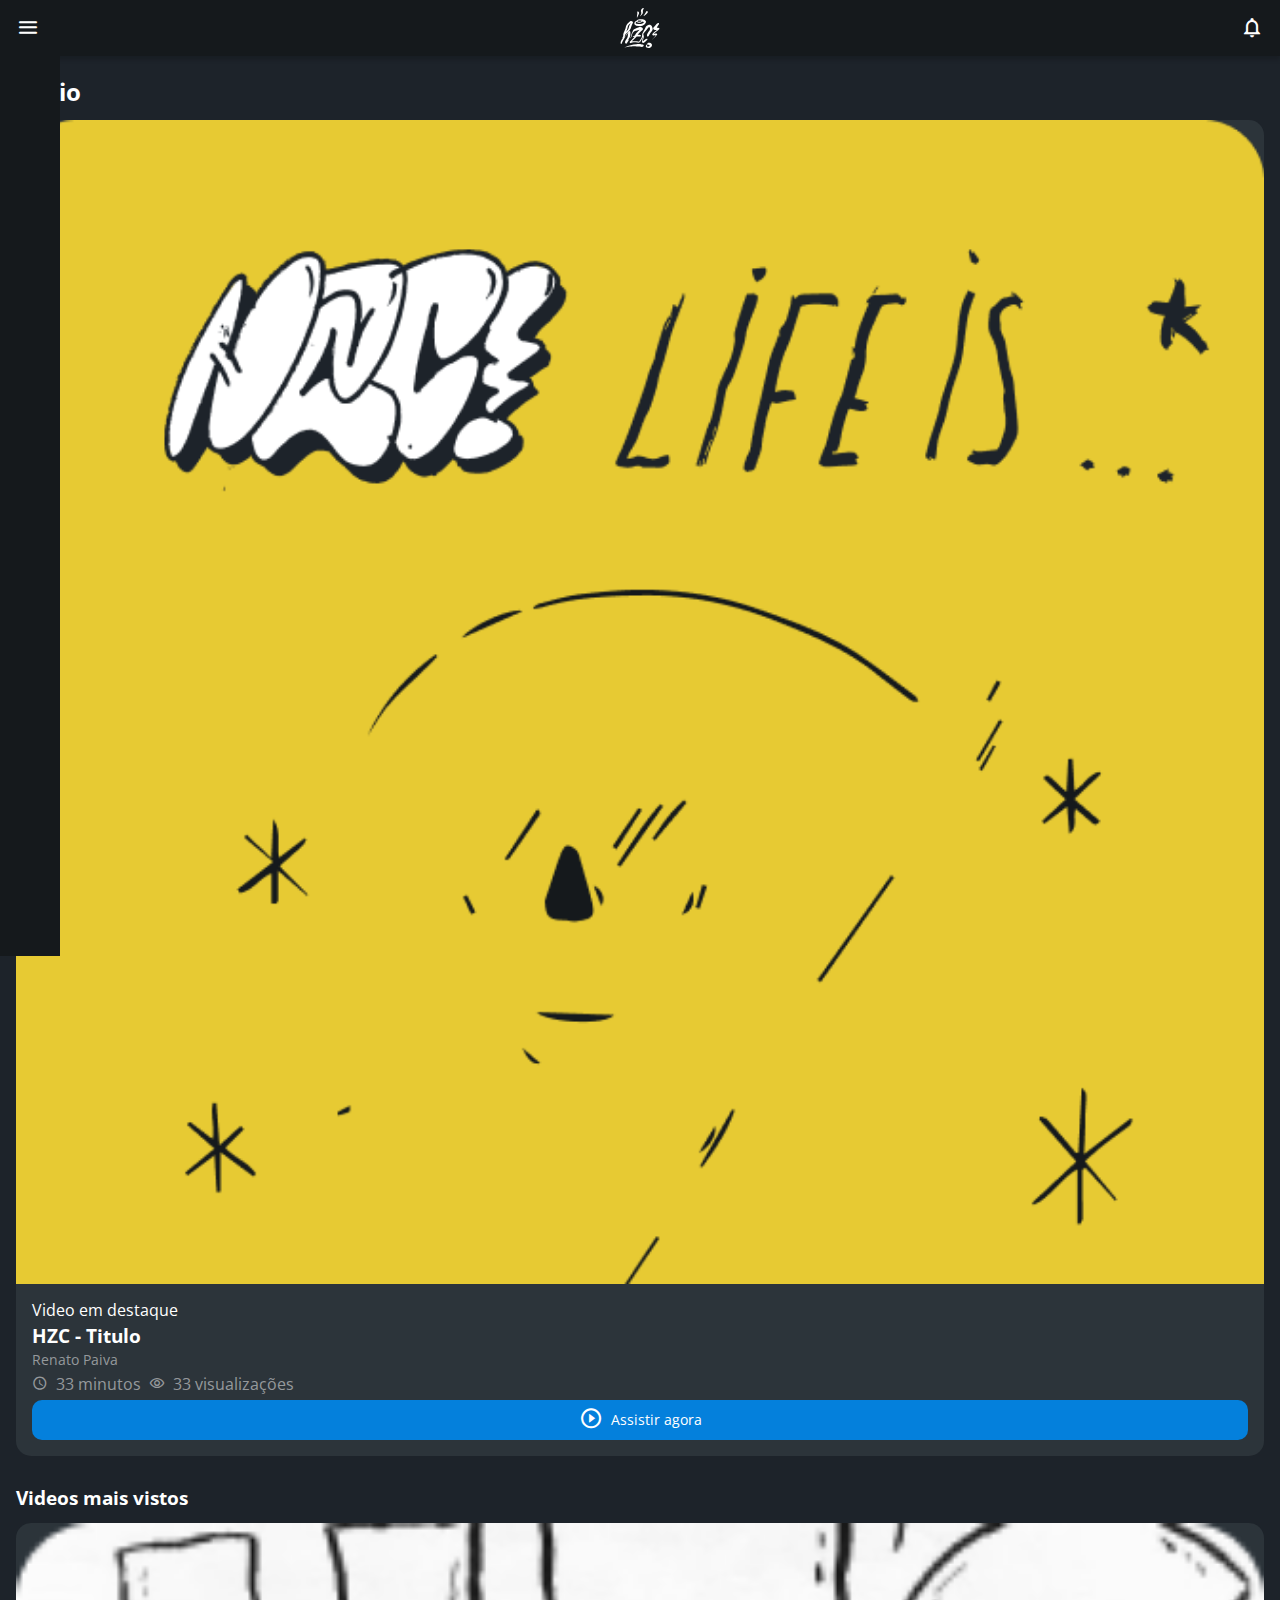
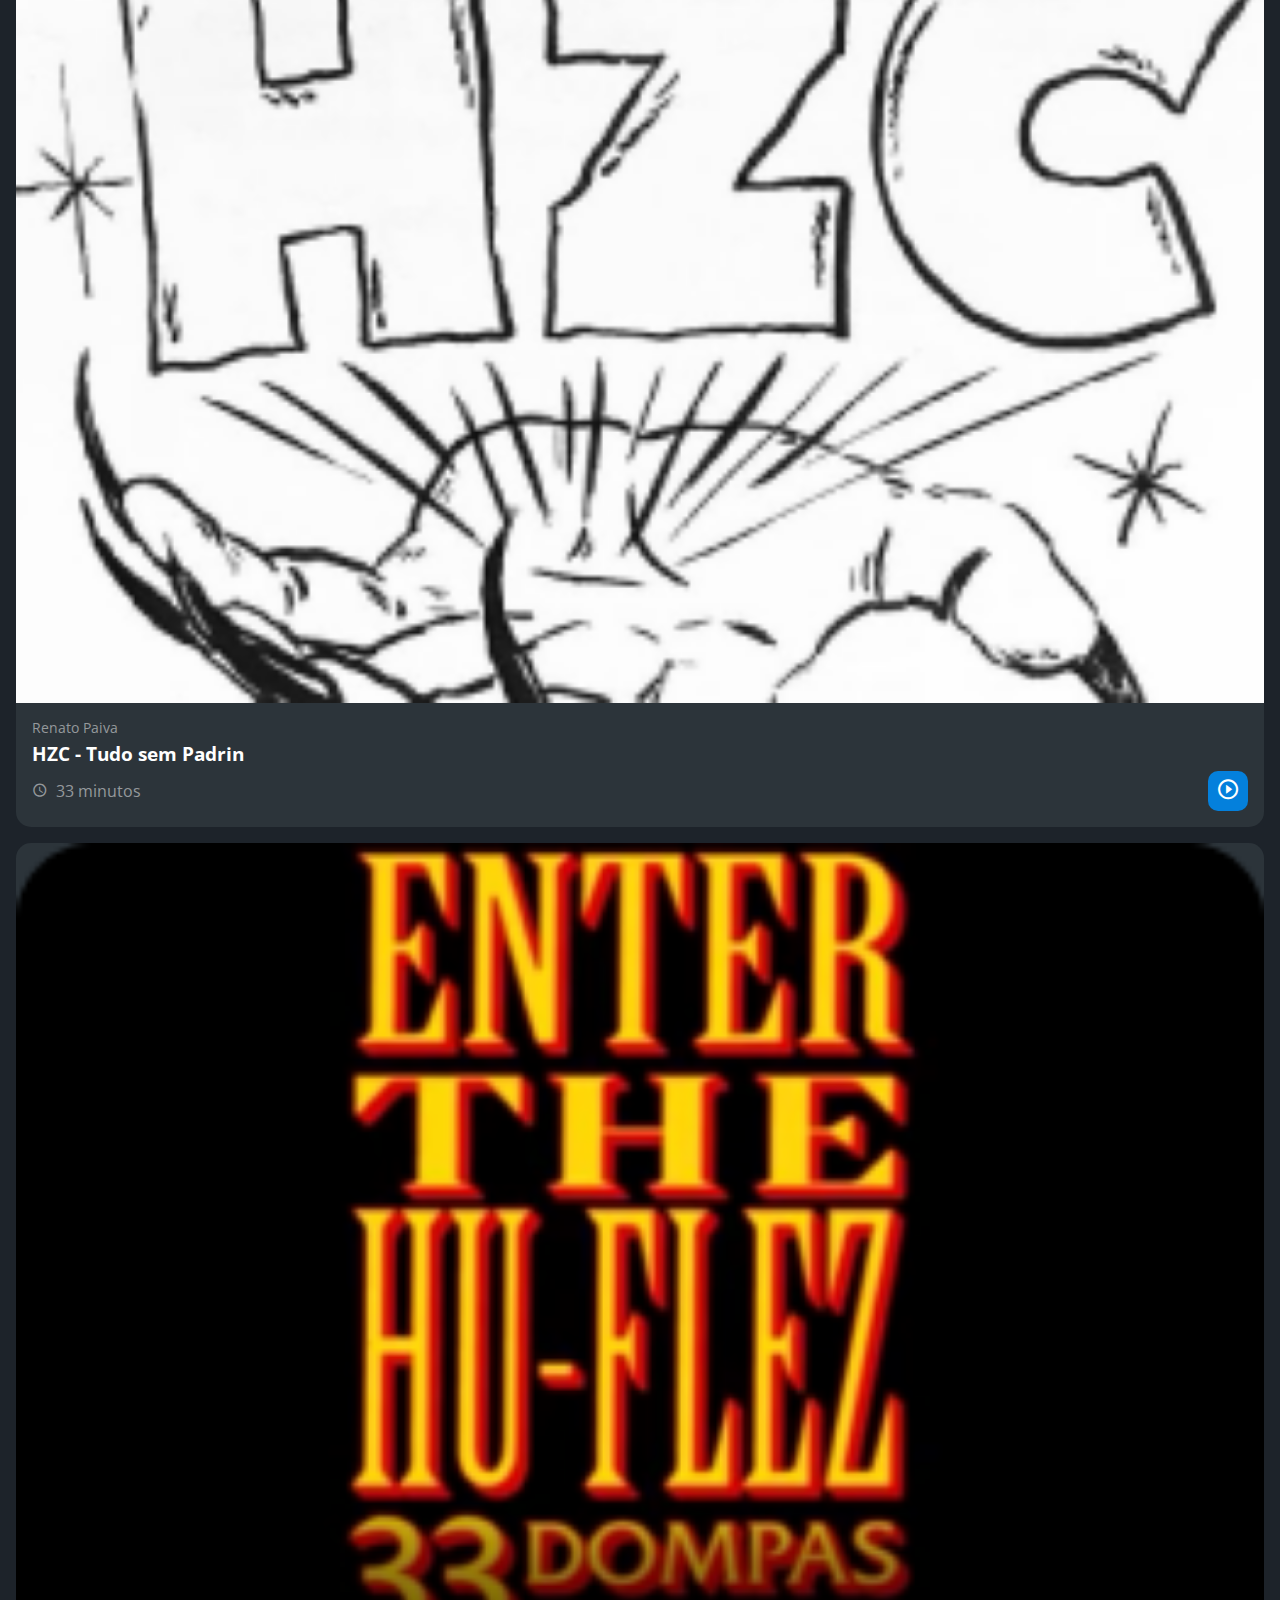
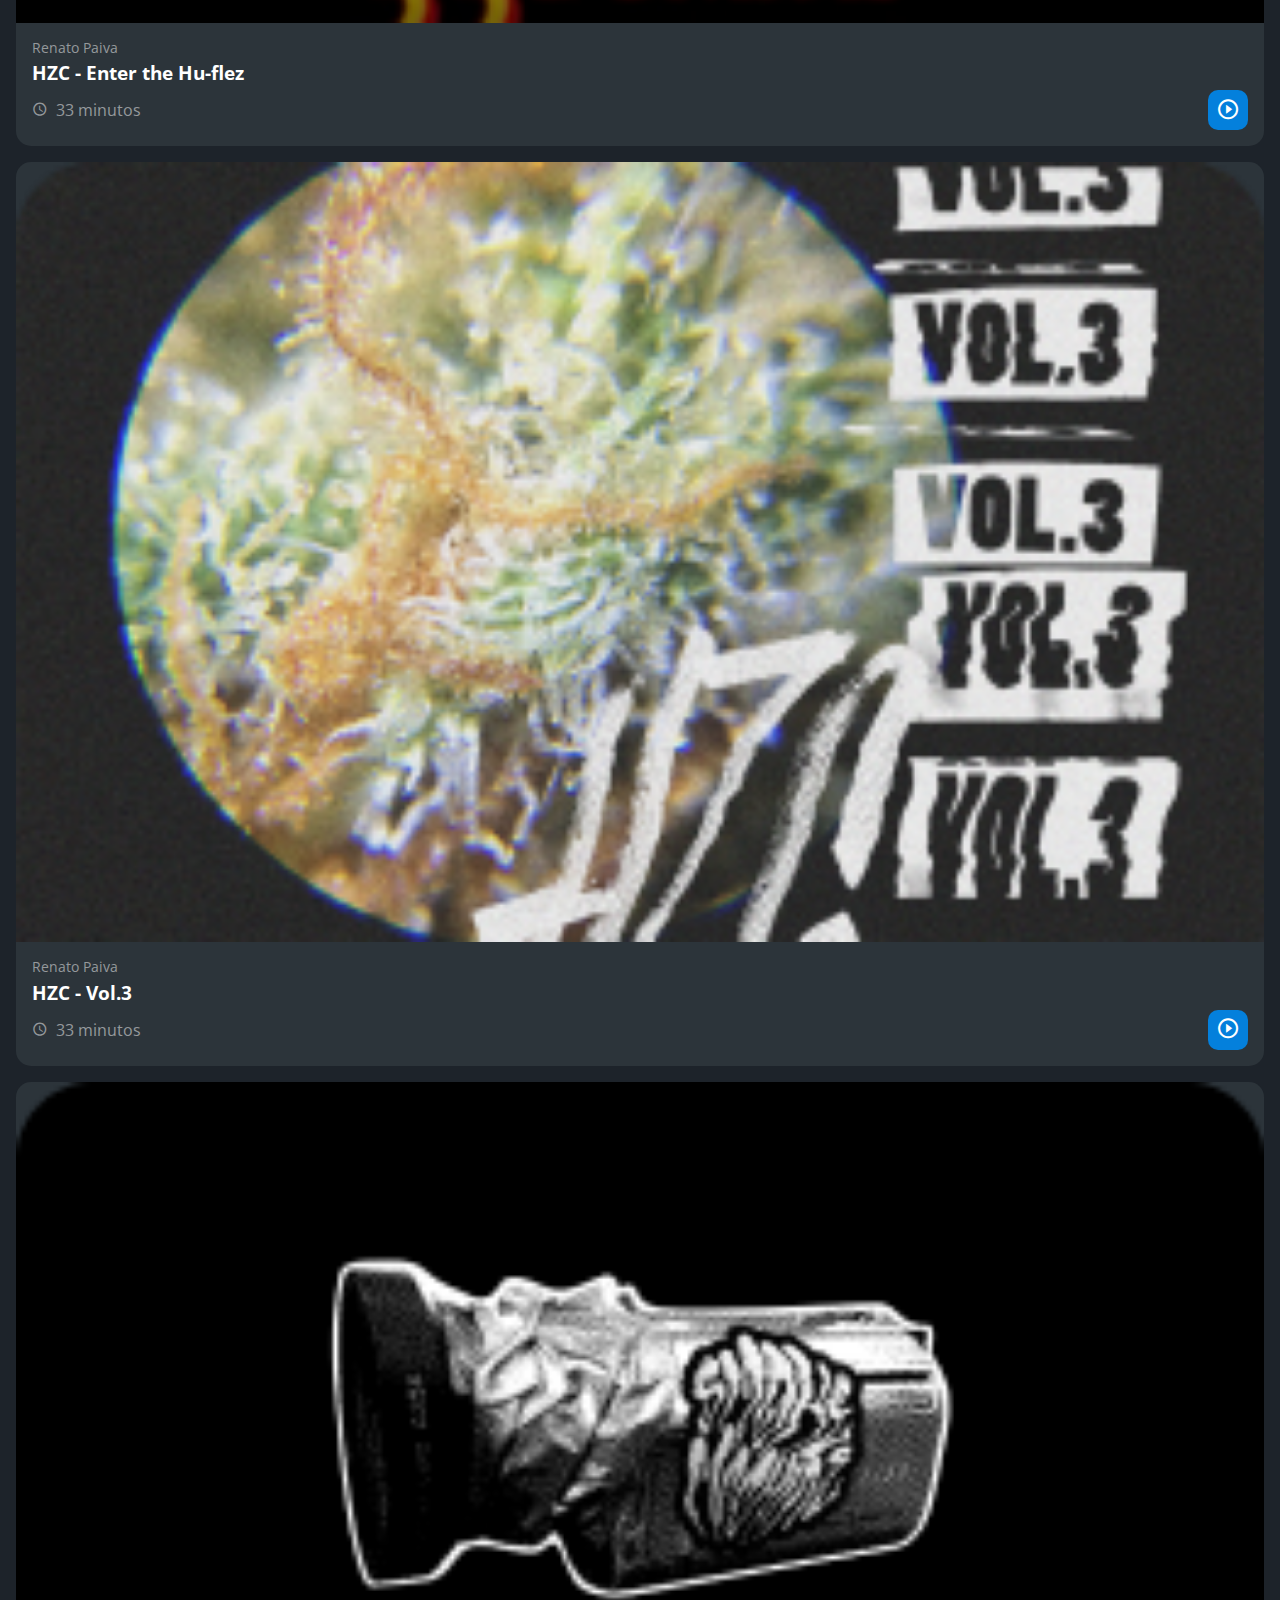
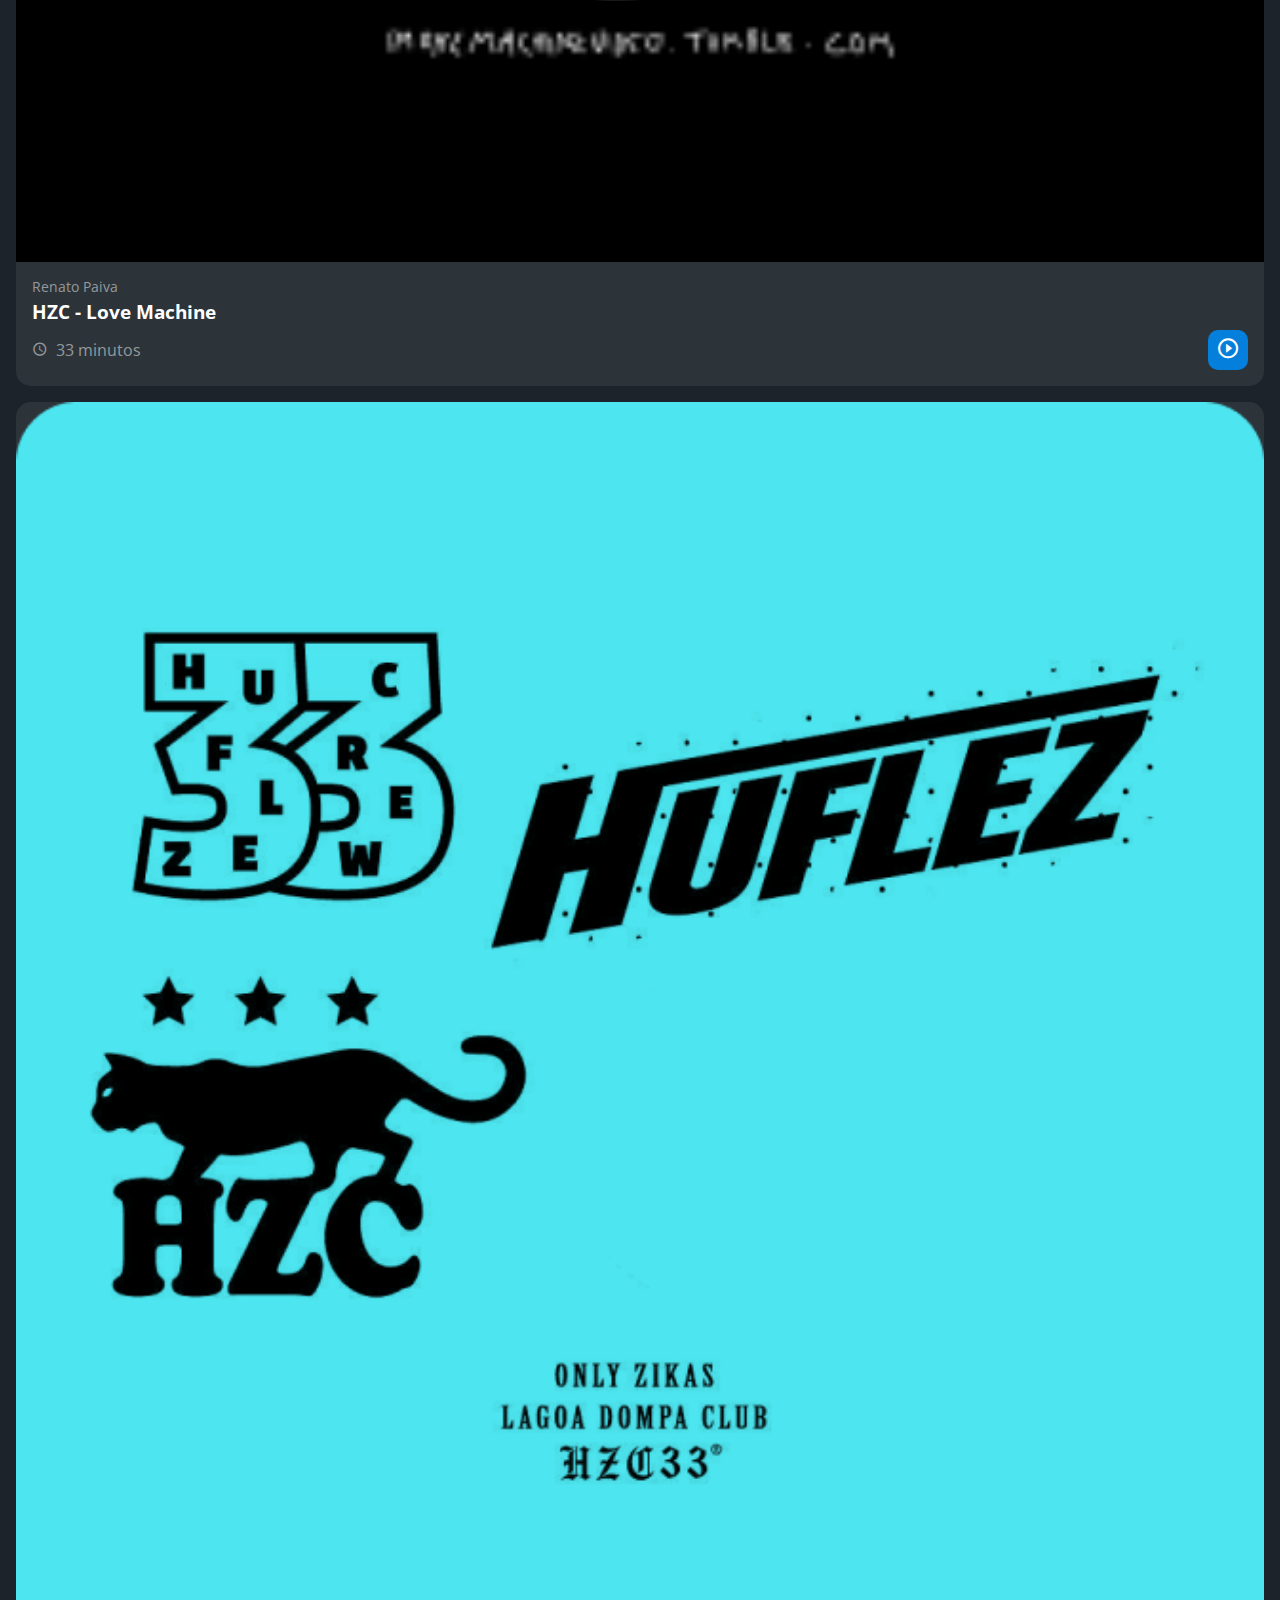
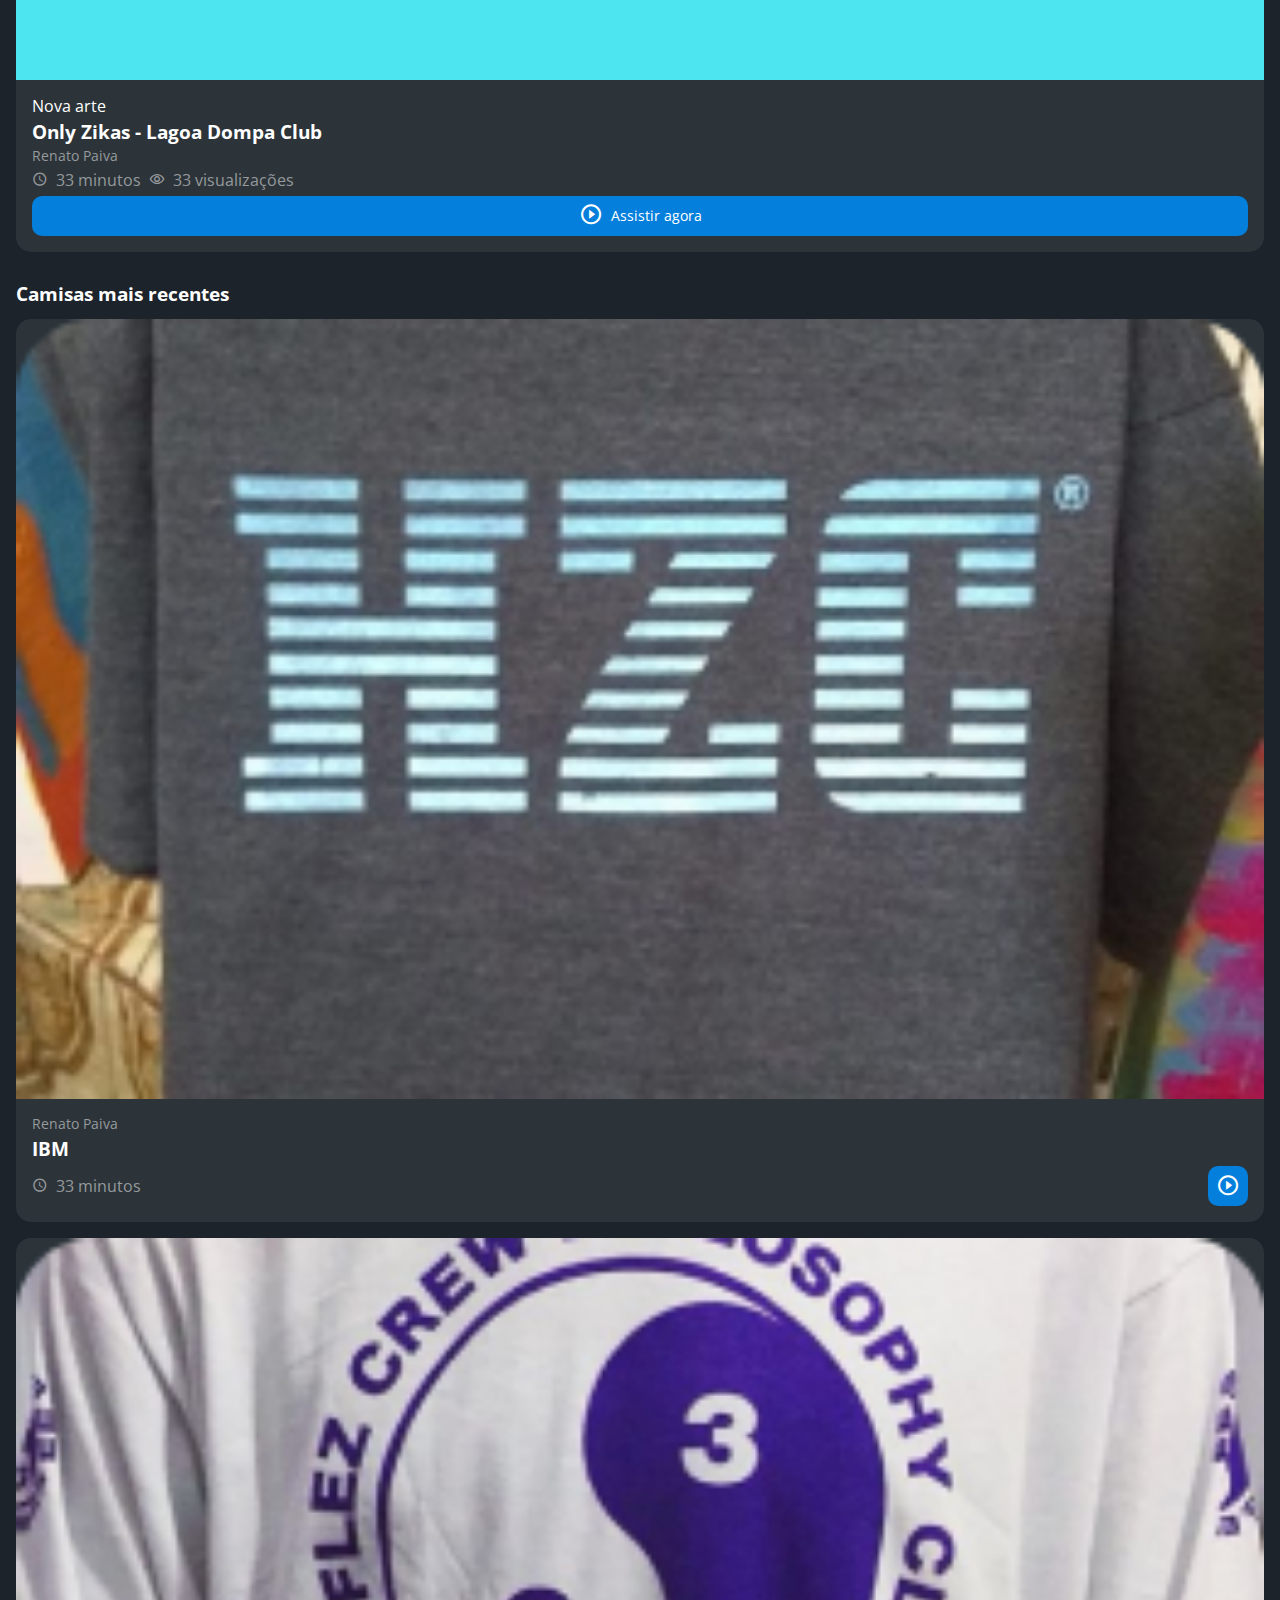
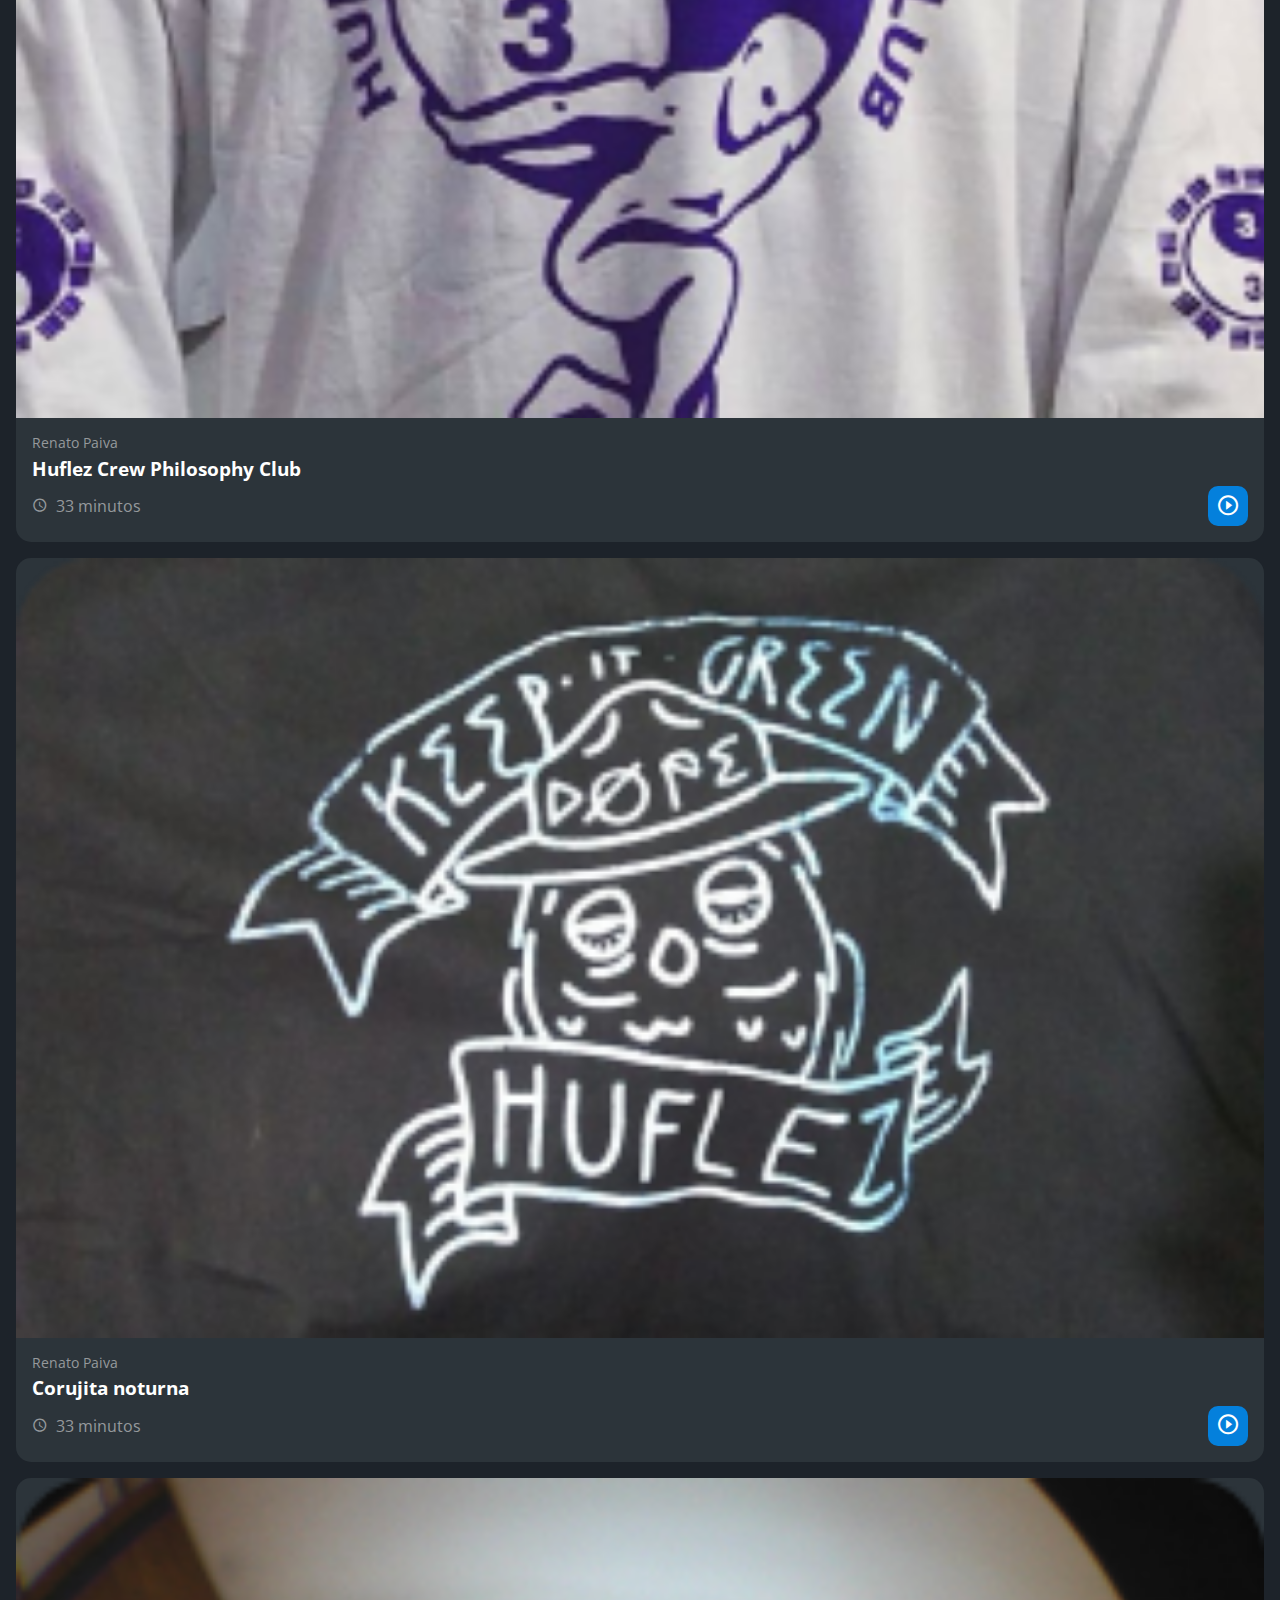
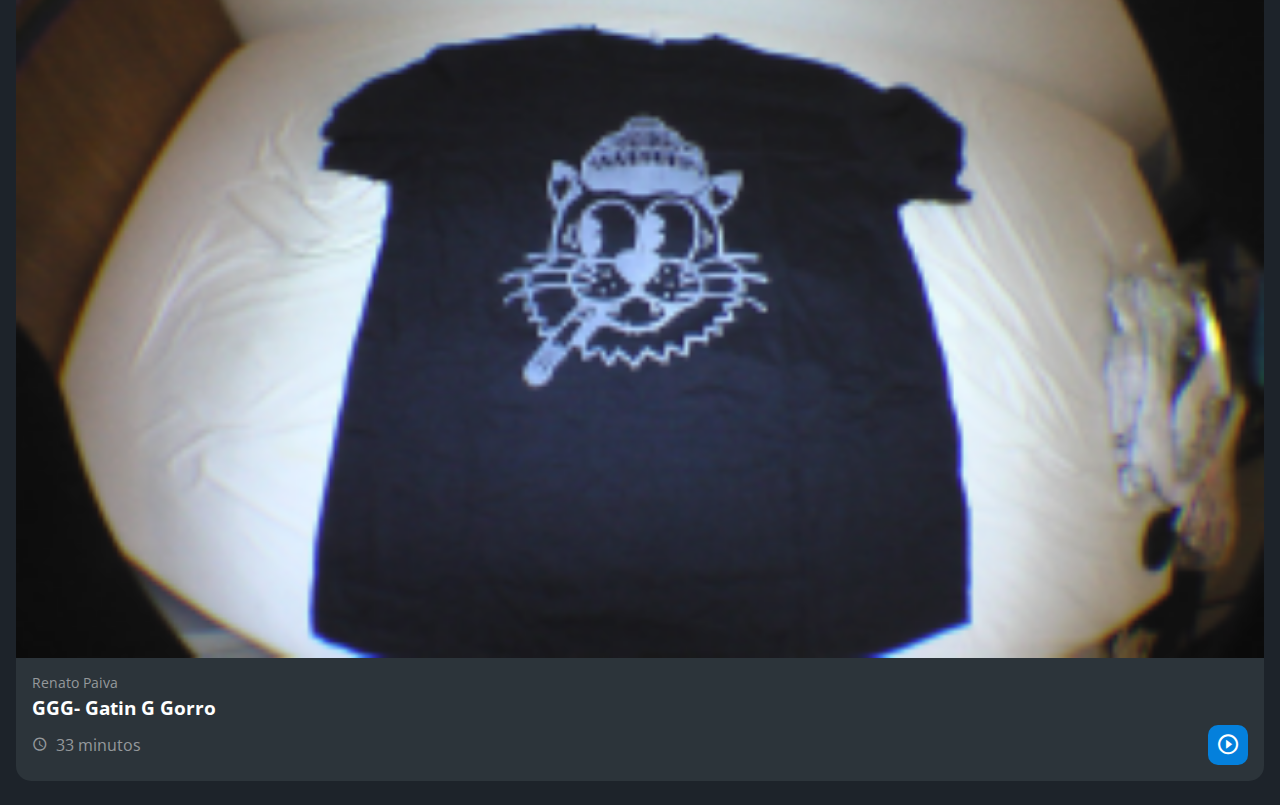
<file: index.html>
<!DOCTYPE html>
<html lang="pt-br">
<head>
    <meta charset="UTF-8">
    <meta http-equiv="X-UA-Compatible" content="IE=edge">
    <meta name="viewport" content="width=device-width, initial-scale=1.0">
    <title>HZC | Home</title>
    <link rel="preconnect" href="https://fonts.googleapis.com">
    <link rel="preconnect" href="https://fonts.gstatic.com" crossorigin>
    <link rel="stylesheet" href="https://fonts.googleapis.com/css2?family=Open+Sans:wght@400;600;700&display=swap">
    <link rel="stylesheet" href="assets/css/reset.css">
    <link rel="stylesheet" href="assets/css/styles.css">
</head>
<body>
    <header class="cabecalho">
        <button class="cabecalho__menu" aria-label="Menu"><i></i></button>
        <img src="assets/img/logo.svg" alt="Logotipo da HZC" class="cabecalho__logo">
        <p class="cabecalho__perfil">Renato Paiva</p>
        <button class="cabecalho__notificacao" aria-label="Notificação"><i></i></button>
    </header>
    <nav class="menu-lateral">
        <img src="assets/img/logo.svg" alt="Logotipo da HZC" class="menu-lateral__logo">
        <a href="#" class="menu-lateral__link menu-lateral__link--inicio menu-lateral__link--ativo">Início</a>
        <a href="#" class="menu-lateral__link menu-lateral__link--videos">Vídeos</a>
        <a href="#" class="menu-lateral__link menu-lateral__link--picos">Picos</a>
        <a href="#" class="menu-lateral__link menu-lateral__link--integrantes">Integrantes</a>
        <a href="#" class="menu-lateral__link menu-lateral__link--camisas">Camisas</a>
        <a href="#" class="menu-lateral__link menu-lateral__link--pinturas">Pinturas</a>
    </nav>
    <main class="principal">
        <h2 class="titulo-pagina">Inicio</h2>
        <article class="cartao cartao--destaque destaque-video">
            <img src="assets/img/banner-mobile_1.png" alt="Banner do cartao" class="cartao__imagem cartao__imagem--mobile">
            <img src="assets/img/banner_1.png" alt="Banner do cartao" class="cartao__imagem cartao__imagem--desktop">
            <div class="cartao__conteudo">
                <p class="cartao__destaque">Video em destaque</p>
                <h3 class="cartao__titulo">HZC - Titulo</h3>
                <p class="cartao__perfil">Renato Paiva</p>
                <p class="cartao__info cartao__info--tempo">33 minutos</p>
                <p class="cartao__info cartao__info--visualizacao">33 visualizações</p>
                <button class="cartao__botao cartao__botao--play cartao__botao--destaque">Assistir agora</button>
            </div>
        </article>
        <article class="cartao cartao--recentes videos-recentes">
            <h3 class="cartao__titulo">Videos recentes</h3>
            <a href="#" class="cartao__link">Ver todos</a>
            <ul class="cartao__lista">
                <li class="cartao__item">
                    <img src="assets/img/miniatura_1.png" alt="Thumbnail" class="cartao__item-thumbnail">
                    <h4 class="cartao__item-titulo">HZC - Love machine</h4>
                    <p class="cartao__item-perfil">Renato Paiva</p>
                </li>
                <li class="cartao__item">
                    <img src="assets/img/miniatura_2.png" alt="Thumbnail" class="cartao__item-thumbnail">
                    <h4 class="cartao__item-titulo">HZC - Vol.3</h4>
                    <p class="cartao__item-perfil">Renato Paiva</p>
                </li>
                <li class="cartao__item">
                    <img src="assets/img/miniatura_3.png" alt="Thumbnail" class="cartao__item-thumbnail">
                    <h4 class="cartao__item-titulo">HZC - Pescaria na Urca</h4>
                    <p class="cartao__item-perfil">Renato Paiva</p>
                </li>
                <li class="cartao__item">
                    <img src="assets/img/miniatura_4.png" alt="Thumbnail" class="cartao__item-thumbnail">
                    <h4 class="cartao__item-titulo">Vidalocagi - Guerreiros do Asfalto</h4>
                    <p class="cartao__item-perfil">Renato Paiva</p>
                </li>
                <li class="cartao__item">
                    <img src="assets/img/miniatura_5.png" alt="Thumbnail" class="cartao__item-thumbnail">
                    <h4 class="cartao__item-titulo">Vidalocagi - Não importa o nível</h4>
                    <p class="cartao__item-perfil">Renato Paiva</p>
                </li>
            </ul>
        </article>
        <section class="secao secao-videos">
            <h3 class="titulo-secao">Videos mais vistos</h3>
            <article class="cartao">
                <img src="assets/img/video_1.png" alt="Video" class="cartao__imagem">
                <div class="cartao__conteudo">
                    <p class="cartao__perfil">Renato Paiva</p>
                    <h3 class="cartao__titulo">HZC - Tudo sem Padrin</h3>
                    <p class="cartao__info cartao__info--tempo">33 minutos</p>
                    <button class="cartao__botao cartao__botao--play" aria-label="Assistir agora"></button>
                </div>
            </article>
            <article class="cartao">
                <img src="assets/img/video_2.png" alt="Video2" class="cartao__imagem">
                <div class="cartao__conteudo">
                    <p class="cartao__perfil">Renato Paiva</p>
                    <h3 class="cartao__titulo">HZC - Enter the Hu-flez</h3>
                    <p class="cartao__info cartao__info--tempo">33 minutos</p>
                    <button class="cartao__botao cartao__botao--play" aria-label="Assistir agora"></button>
                </div>
            </article>
            <article class="cartao">
                <img src="assets/img/video_3.png" alt="Video3" class="cartao__imagem">
                <div class="cartao__conteudo">
                    <p class="cartao__perfil">Renato Paiva</p>
                    <h3 class="cartao__titulo">HZC - Vol.3</h3>
                    <p class="cartao__info cartao__info--tempo">33 minutos</p>
                    <button class="cartao__botao cartao__botao--play" aria-label="Assistir agora"></button>
                </div>
            </article>
            <article class="cartao">
                <img src="assets/img/video_4.png" alt="Video4" class="cartao__imagem">
                <div class="cartao__conteudo">
                    <p class="cartao__perfil">Renato Paiva</p>
                    <h3 class="cartao__titulo">HZC - Love Machine</h3>
                    <p class="cartao__info cartao__info--tempo">33 minutos</p>
                    <button class="cartao__botao cartao__botao--play" aria-label="Assistir agora"></button>
                </div>
            </article>
        </section>
        <article class="cartao cartao--recentes produtos-recentes">
            <h3 class="cartao__titulo">Novas artes</h3>
            <a href="#" class="cartao__link">Ver todos</a>
            <ul class="cartao__lista">
                <li class="cartao__item">
                    <img src="assets/img/Rectangle 97.png" alt="Thumbnail" class="cartao__item-thumbnail">
                    <h4 class="cartao__item-titulo">Sem título 01</h4>
                    <p class="cartao__item-perfil">Renato Paiva</p>
                </li>
                <li class="cartao__item">
                    <img src="assets/img/Rectangle 97 (2).png" alt="Thumbnail" class="cartao__item-thumbnail">
                    <h4 class="cartao__item-titulo">Segurança</h4>
                    <p class="cartao__item-perfil">Renato Paiva</p>
                </li>
                <li class="cartao__item">
                    <img src="assets/img/Rectangle 97 (3).png" alt="Thumbnail" class="cartao__item-thumbnail">
                    <h4 class="cartao__item-titulo">Malunguisse</h4>
                    <p class="cartao__item-perfil">Renato Paiva</p>
                </li>
                <li class="cartao__item">
                    <img src="assets/img/Rectangle 97 (4).png" alt="Thumbnail" class="cartao__item-thumbnail">
                    <h4 class="cartao__item-titulo">Coroa da converse</h4>
                    <p class="cartao__item-perfil">Renato Paiva</p>
                </li>
                <li class="cartao__item">
                    <img src="assets/img/Rectangle 97 (5).png" alt="Thumbnail" class="cartao__item-thumbnail">
                    <h4 class="cartao__item-titulo">Sem título 02</h4>
                    <p class="cartao__item-perfil">Renato Paiva</p>
                </li>
            </ul>
        </article>
        <article class="cartao cartao--destaque destaque-produtos">
            <img src="assets/img/banner-mobile_2.png" alt="Banner do cartao2" class="cartao__imagem cartao__imagem--mobile">
            <img src="assets/img/banner_2.png" alt="Banner do cartao2" class="cartao__imagem cartao__imagem--desktop">
            <div class="cartao__conteudo">
                <p class="cartao__destaque">Nova arte</p>
                <h3 class="cartao__titulo">Only Zikas - Lagoa Dompa Club</h3>
                <p class="cartao__perfil">Renato Paiva</p>
                <p class="cartao__info cartao__info--tempo">33 minutos</p>
                <p class="cartao__info cartao__info--visualizacao">33 visualizações</p>
                <button class="cartao__botao cartao__botao--play cartao__botao--destaque">Assistir agora</button>
            </div>
        </article>
        <section class="secao secao-produtos">
            <h3 class="titulo-secao">Camisas mais recentes</h3>
            <article class="cartao">
                <img src="assets/img/produto_1.png" alt="produto1" class="cartao__imagem">
                <div class="cartao__conteudo">
                    <p class="cartao__perfil">Renato Paiva</p>
                    <h3 class="cartao__titulo">IBM</h3>
                    <p class="cartao__info cartao__info--tempo">33 minutos</p>
                    <button class="cartao__botao cartao__botao--play" aria-label="Assistir agora"></button>
                </div>
            </article>
            <article class="cartao">
                <img src="assets/img/produto_2.png" alt="produto2" class="cartao__imagem">
                <div class="cartao__conteudo">
                    <p class="cartao__perfil">Renato Paiva</p>
                    <h3 class="cartao__titulo">Huflez Crew Philosophy Club</h3>
                    <p class="cartao__info cartao__info--tempo">33 minutos</p>
                    <button class="cartao__botao cartao__botao--play" aria-label="Assistir agora"></button>
                </div>
            </article>
            <article class="cartao">
                <img src="assets/img/produto_3.png" alt="produto3" class="cartao__imagem">
                <div class="cartao__conteudo">
                    <p class="cartao__perfil">Renato Paiva</p>
                    <h3 class="cartao__titulo">Corujita noturna</h3>
                    <p class="cartao__info cartao__info--tempo">33 minutos</p>
                    <button class="cartao__botao cartao__botao--play" aria-label="Assistir agora"></button>
                </div>
            </article>
            <article class="cartao">
                <img src="assets/img/produto_4.png" alt="produto4" class="cartao__imagem">
                <div class="cartao__conteudo">
                    <p class="cartao__perfil">Renato Paiva</p>
                    <h3 class="cartao__titulo">GGG- Gatin G Gorro</h3>
                    <p class="cartao__info cartao__info--tempo">33 minutos</p>
                    <button class="cartao__botao cartao__botao--play" aria-label="Assistir agora"></button>
                </div>
            </article>
        </section>
    </main>
    <script src="index.js"></script>
</body>
</html>
</file>
<file: assets/css/styles.css>
@font-face {
    font-family: 'icones';
    src: url(../font/icones.ttf);
}

body {
    background-color: #1D232A;
    font-family: 'Open Sans', 'icones', sans-serif;
    color: #ffffff;
}

@media screen and (min-width: 1440px) {
    body {
        display: grid;
        grid-template-columns: auto 1fr;
    }
}

.cabecalho {
    display: flex;
    justify-content: space-between;
    align-items: center;
    background-color: #15191C;
    padding: 8px 16px;
    box-shadow: 0px 4px 4px rgba(0, 0, 0, 0.16);
}

.cabecalho__menu i::before {
    content: "\e904";
    font-size: 24px;
}

.cabecalho__notificacao i::before {
    content: "\e906";
    font-size: 24px;
}

.cabecalho__logo {
    width: 40px;
}

.cabecalho__perfil {
    display: none;
}

@media screen and (min-width: 1440px) {
    .cabecalho {
        background-color: #1D232A;
        display: grid;
        column-gap: 32px;
        grid-template-columns: 1fr auto;
        padding: 16px 60px;
        height: 80px;
        box-sizing: border-box;
        grid-column: 2;
    }

    .cabecalho__menu {
        display: none;
    }

    .cabecalho__logo {
        display: none;
    }

    .cabecalho__perfil {
        display: grid;
        grid-template-columns: repeat(3, auto);
        column-gap: 8px;
        align-items: center;
        justify-self: flex-end;
        color: #95999C;
        padding: 8px 32px;
        border-right: 1px solid #95999C;
    }

    .cabecalho__perfil::before {
        content: "";
        display: block;
        width: 32px;
        height: 32px;
        background-image: url(../img/profile_2.png);
        background-size: contain;
        background-repeat: no-repeat;
        background-position: center;
    }

    .cabecalho__perfil::after {
        content: "\e90d";
        color: #ffffff;
        font-size: 1.5rem;
    }
}

.menu-lateral {
    display: flex;
    flex-direction: column;
    background-color: #15191C;
    width: 75vw;
    height: 100vh;
    position: absolute;
    left: -100vh;
    transition: .25s;
}

.menu-lateral--ativo {
    left: 0;
    transition: .25s;
}

.menu-lateral__logo {
    width: 118px;
    align-self: center;
    padding: 16px;
}

.menu-lateral__link {
    height: 64px;
    color: #95999C;
    padding-left: 64px;
    display: flex;
    align-items: center;
}

.menu-lateral__link--ativo {
    color: #ffffff;
    padding-left: 56px;
    border-left: 8px solid #ffffff;
}

.menu-lateral__link::before {
    content: "\e900";
    width: 24px;
    height: 24px;
    font-size: 24px;
    position: absolute;
    left: 24px;
}

.menu-lateral__link--inicio::before {
    content: "\e902";
}

.menu-lateral__link--videos::before {
    content: "\e90e";
}

.menu-lateral__link--picos::before {
    content: "\e909";
}

.menu-lateral__link--integrantes::before {
    content: "\e903";
}

.menu-lateral__link--camisas::before {
    content: "\e900";
}

.menu-lateral__link--pinturas::before {
    content: "\e90a";
}


@media screen and (min-width: 1440px) {
    .menu-lateral {
        position: static;
        width: 200px;
        grid-column: 1;
        grid-row: 1 / span 2;
    }
}

.principal {
    padding: 24px 16px;
    display: grid;
    gap: 16px;
}

.titulo-pagina {
    font-size: 1.5rem;
    font-weight: 700;
}

.titulo-secao {
    font-size: 1.2rem;
    font-weight: 700;
}

@media  screen and (min-width: 1440px) {
    .principal {
        display: grid;
        grid-template-columns: auto 1fr auto;
        grid-template-areas: 
            "titulo-pagina titulo-pagina titulo-pagina"
            "destaque-video destaque-video videos-recentes"
            "secao-videos secao-videos secao-videos"
            "produtos-recentes destaque-produtos destaque-produtos"
            "secao-produtos secao-produtos secao-produtos"
        ;
        column-gap: 32px;
        padding: 16px 60px;
        grid-column: 2;
    }

    .titulo-secao {
        grid-column: span 4;
    }
}

.cartao {
    width: 100%;
    border-radius: 15px;
    overflow: hidden;
    background-color: #2C343A;
}

.cartao__imagem--desktop{
    display: none;
}

.cartao--destaque {
    margin-bottom: 16px;
}

.cartao__conteudo {
    padding: 16px;
    display: grid;
    grid-template-columns: auto 1fr;
    gap: 8px;
}

.cartao__destaque {
    grid-column: span 2;
}

.cartao__titulo {
    font-size: 1.2rem;
    font-weight: 700;
    grid-column: span 2;
}

.cartao__perfil {
    color: #95999C;
    font-size: 0.9rem;
    grid-column: span 2;
}

.cartao__info {
    display: flex;
    align-items: center;
    color: #95999C;
}

.cartao__info--tempo::before {
    content: "\e90c";
    margin-right: 8px;
}

.cartao__info--visualizacao::before {
    content: "\e90f";
    margin-right: 8px;
}

.cartao__botao {
    display: flex;
    justify-content: center;
    align-items: center;
    background-color: #0480DC;
    width: 40px;
    height: 40px;
    border-radius: 10px;
    font-size: 0.9rem;
    justify-self: flex-end;
}

.cartao__botao--play::before {
    content: "\e90b";
    font-size: 24px;
}

.cartao__botao--destaque {
    width: 100%;
    grid-column: span 2;
}

.cartao__botao--destaque::before {
    margin-right: 8px;
}

.cartao--recentes {
    display: none;
}

@media screen and (min-width: 1440px) {
    .cartao--destaque {
        margin-bottom: 0;
    }

    .cartao__imagem--mobile{
        display: none;
    }

    .cartao__imagem--desktop{
        display: block;
    }

    .cartao__botao--destaque {
        grid-column: auto;
        padding: 16px 8px;
    }

    .cartao--recentes {
        display: grid;
        grid-template-columns: auto auto;
        align-items: center;
        row-gap: 24px;
        width: 256px;
        padding: 16px;
        box-sizing: border-box;
        align-self: flex-start;
    }

    .cartao--recentes .cartao__titulo {
        grid-column: auto;
    }

    .cartao__link {
        font-size: 0.8rem;
        font-weight: 600;
        color: #0480DC;
        justify-self: flex-end;
    }

    .cartao__lista {
        display: grid;
        row-gap: 16px;
        grid-column: span 2;
    }

    .cartao__item {
        display: grid;
        grid-template-columns: auto 1fr;
        gap: 8px;
    }

    .cartao__item-thumbnail {
        width: 32px;
        grid-row: span 2;
    }

    .cartao__item-titulo {
        font-size: 0.9rem;
        line-height: 1.2rem;
        font-weight: 700;
    }

    .cartao__item-perfil {
        font-size: 0.8rem;
        color: #95999C;
    }
}

.secao {
    display: grid;
    gap: 16px;
}

@media  screen and (min-width: 1440px) {
    .secao {
        grid-template-columns: repeat(4, 1fr);
    }
    .destaque-video {
        grid-area: destaque-video;
    }
    
    .videos-recentes {
        grid-area: videos-recentes;
    }
    
    .secao-videos {
        grid-area: secao-videos;
    }
    
    .destaque-produtos {
        grid-area: destaque-produtos;
    }
    
    .produtos-recentes {
        grid-area: produtos-recentes;
    }
    
    .secao-produtos {
        grid-area: secao-produtos;
    }
}
</file>
